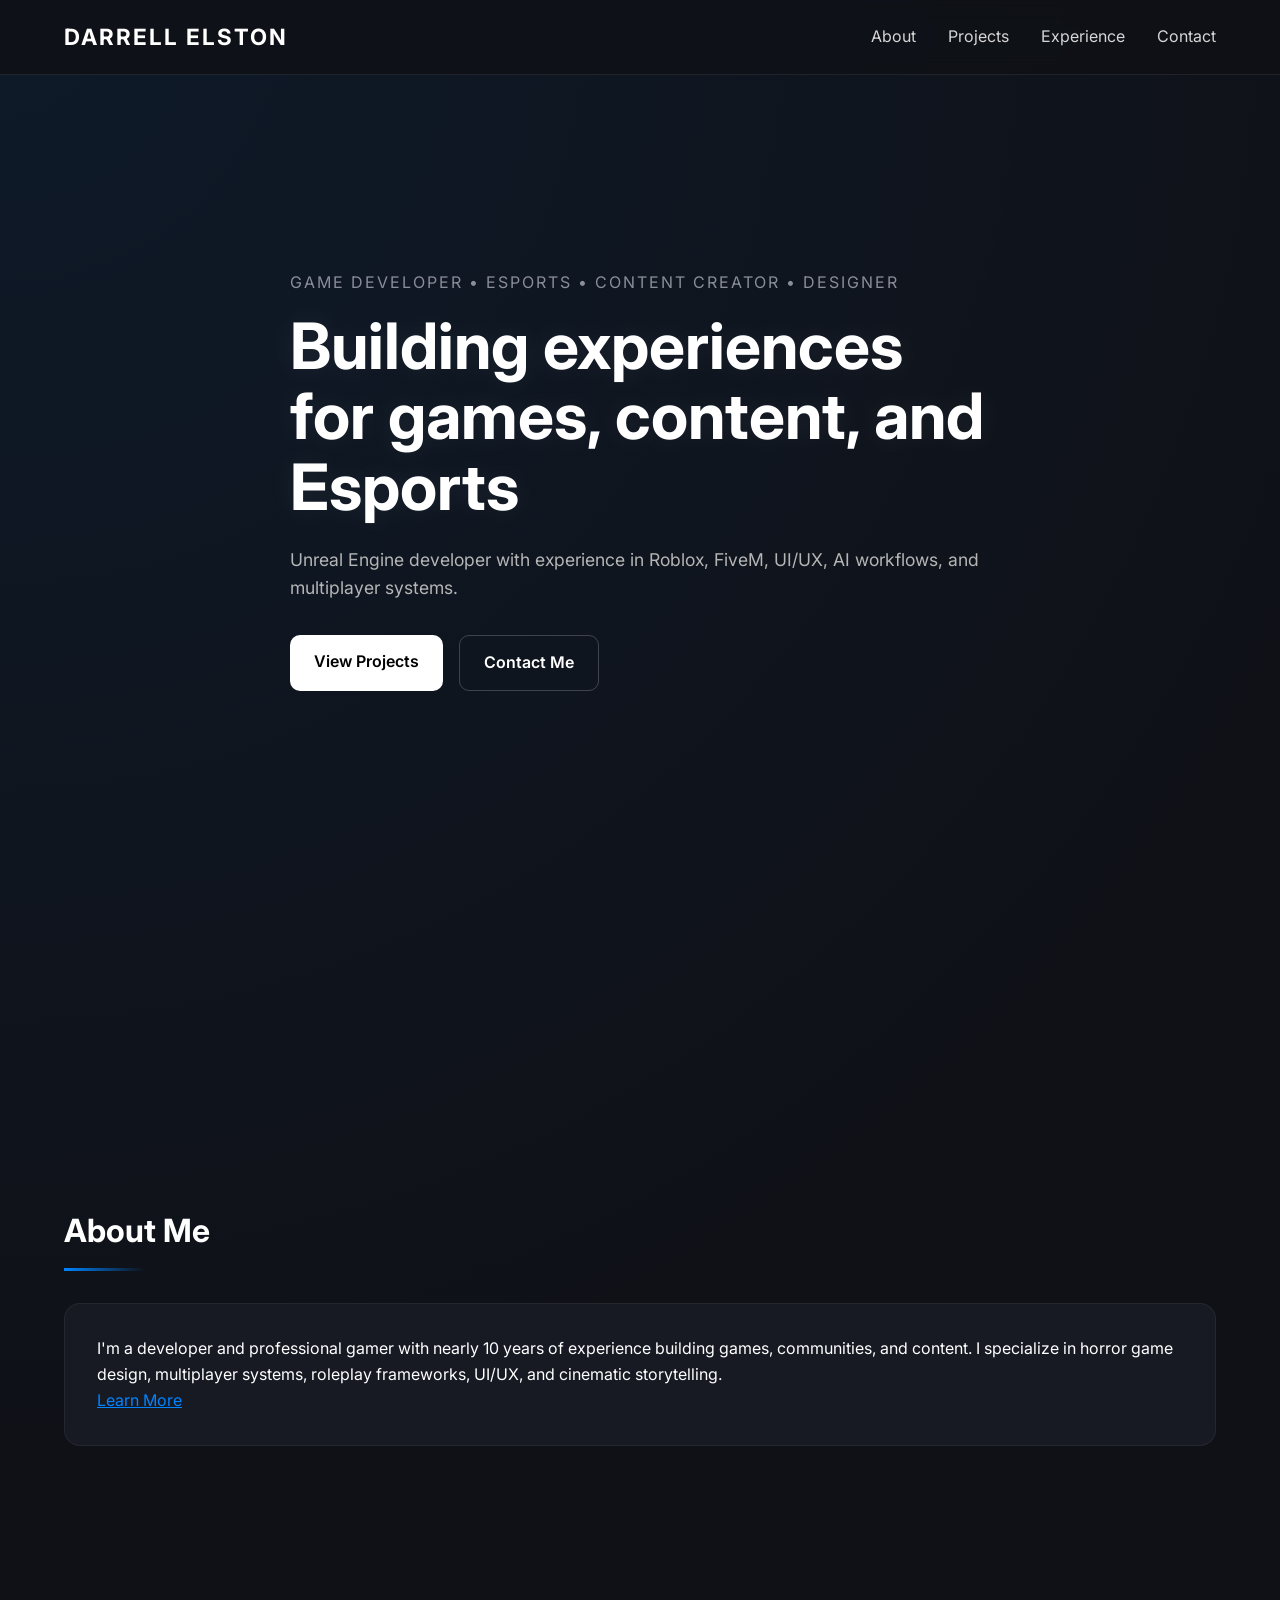
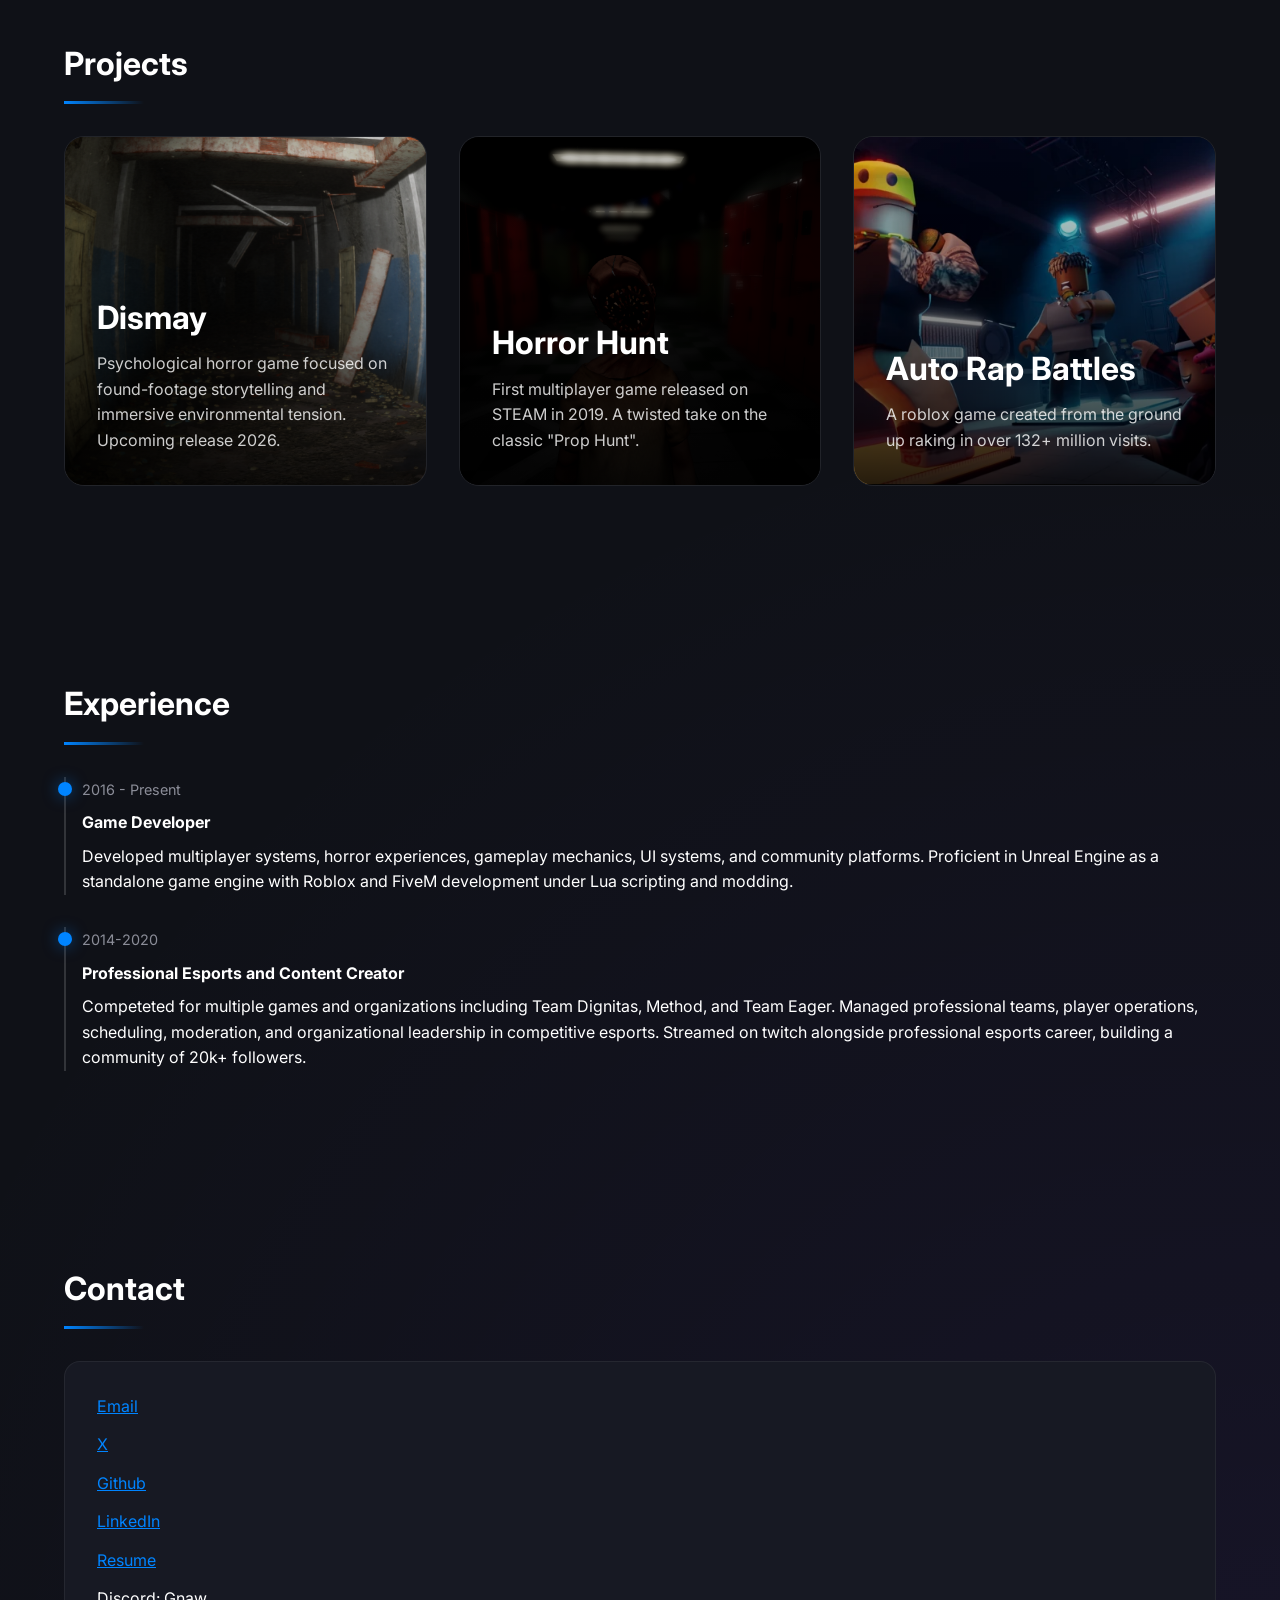
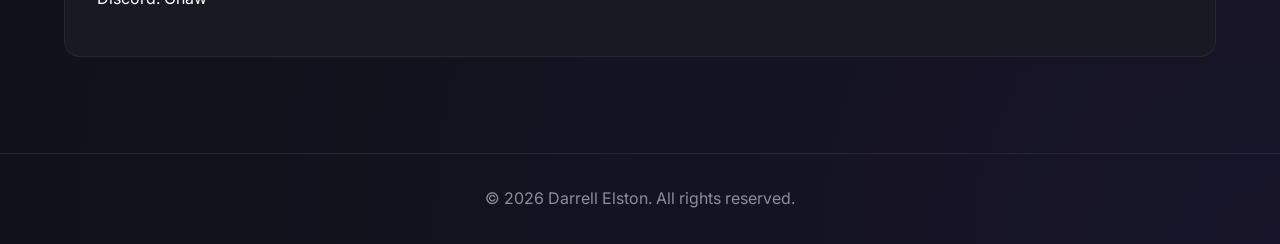
<file: index.html>
<!-- index.html -->
<!DOCTYPE html>
<html lang="en">
<head>
  <meta charset="UTF-8" />
  <meta name="viewport" content="width=device-width, initial-scale=1.0" />
  <title>Darrell Elston | Portfolio</title>

  <link rel="stylesheet" href="style.css" />

  <!-- Google Font -->
  <link rel="preconnect" href="https://fonts.googleapis.com">
  <link rel="preconnect" href="https://fonts.gstatic.com" crossorigin>
  <link href="https://fonts.googleapis.com/css2?family=Inter:wght@300;400;500;600;700&display=swap" rel="stylesheet">
</head>
<body>

  <!-- NAVBAR -->
  <header class="navbar">
    <div class="container nav-container">
      <h1 class="logo">DARRELL ELSTON</h1>

      <nav>
        <ul class="nav-links">
          <li><a href="about.html">About</a></li>
          <li><a href="projects.html">Projects</a></li>
          <li><a href="experience.html">Experience</a></li>
          <li><a href="#contact">Contact</a></li>
        </ul>
      </nav>
    </div>
  </header>

  <!-- HERO -->
  <section class="hero">
    <div class="container hero-content">
      <p class="hero-tag">GAME DEVELOPER • ESPORTS • CONTENT CREATOR • DESIGNER</p>

      <h2>
        Building experiences for games, content, and Esports
      </h2>

      <p class="hero-description">
        Unreal Engine developer with experience in Roblox, FiveM, UI/UX,
        AI workflows, and multiplayer systems.
      </p>

      <div class="hero-buttons">
        <a href="#projects" class="btn primary-btn">View Projects</a>
        <a href="#contact" class="btn secondary-btn">Contact Me</a>
      </div>
    </div>
  </section>

  <!-- ABOUT -->
   <section class="about-section reveal"></section>
  <section id="about" class="section">
    <div class="container">
      <h3 class="section-title">About Me</h3>

      <div class="card">
        <p>
          I'm a developer and professional gamer with nearly 10 years
          of experience building games, communities, and content. 
          I specialize in horror game design, multiplayer
          systems, roleplay frameworks, UI/UX, and cinematic storytelling.
        </p>
        <a href="about.html">Learn More</a>
      </div>
    </div>
  </section>

  <!-- PROJECTS -->
  <section id="projects" class="section">
    <div class="container">
      <h3 class="section-title">Projects</h3>

      <div class="project-grid">

    <a href="projects/dismay.html" class="project-card image-card">
        <img src="images/RelayStationImage1.png" alt="Dismay">
        <div class="project-overlay">
            <h3>Dismay</h3>
            <p>            Psychological horror game focused on found-footage storytelling
            and immersive environmental tension. Upcoming release 2026.</p>
        </div>
    </a>

    <a href="projects/horrorhunt.html" class="project-card image-card">
        <img src="images/HH1.png" alt="Horror Hunt">
        <div class="project-overlay">
            <h3>Horror Hunt</h3>
            <p>            First multiplayer game released on STEAM in 2019. A twisted take on
            the classic "Prop Hunt".</p>
        </div>
    </a>

    <a href="projects/autorapbattles.html" class="project-card image-card">
        <img src="images/ARB1.png" alt="Auto Rap Battles">
        <div class="project-overlay">
            <h3>Auto Rap Battles</h3>
            <p>A roblox game created from the ground up raking in over 132+ million visits.</p>
        </div>
    </a>

      </div>
    </div>
  </section>

  <!-- EXPERIENCE -->
  <section id="experience" class="section">
    <div class="container">
      <h3 class="section-title">Experience</h3>

      <div class="timeline">

        <div class="timeline-item">
          <span>2016 - Present</span>
          <h4>Game Developer</h4>
          <p>
            Developed multiplayer systems, horror experiences,
            gameplay mechanics, UI systems, and community platforms. Proficient in Unreal Engine as
            a standalone game engine with Roblox and FiveM development under Lua scripting and modding.
          </p>
        </div>

        <div class="timeline-item">
          <span>2014-2020</span>
          <h4>Professional Esports and Content Creator</h4>
          <p>
            Competeted for multiple games and organizations including Team Dignitas,
            Method, and Team Eager.
            Managed professional teams, player operations,
            scheduling, moderation, and organizational leadership in competitive esports.
            Streamed on twitch alongside professional esports career, building a community of 20k+ followers.
          </p>
        </div>

      </div>
    </div>
  </section>

  <!-- CONTACT -->
  <section id="contact" class="section">
    <div class="container">
      <h3 class="section-title">Contact</h3>

      <div class="card contact-card">
        <p><a href="mailto:darrellelston@gmail.com">Email</a></p>
        <p><a href="https://x.com/gnawtv" target="_blank">X</a></p>
        <p><a href="https://github.com/GnawGames" target="_blank">Github</a></p>
        <p><a href="https://www.linkedin.com/in/darrell-elston-372950226/" target="_blank">LinkedIn</a></p>
        <p><a href="resume/Darrell Elston Resume.pdf" target="_blank" rel="noopener noreferrer">Resume</a></p>
        <p>Discord: Gnaw</p>
      </div>
    </div>
  </section>

  <!-- FOOTER -->
  <footer class="footer">
    <div class="container">
      <p>© 2026 Darrell Elston. All rights reserved.</p>
    </div>
  </footer>






</body>
</html>
</file>
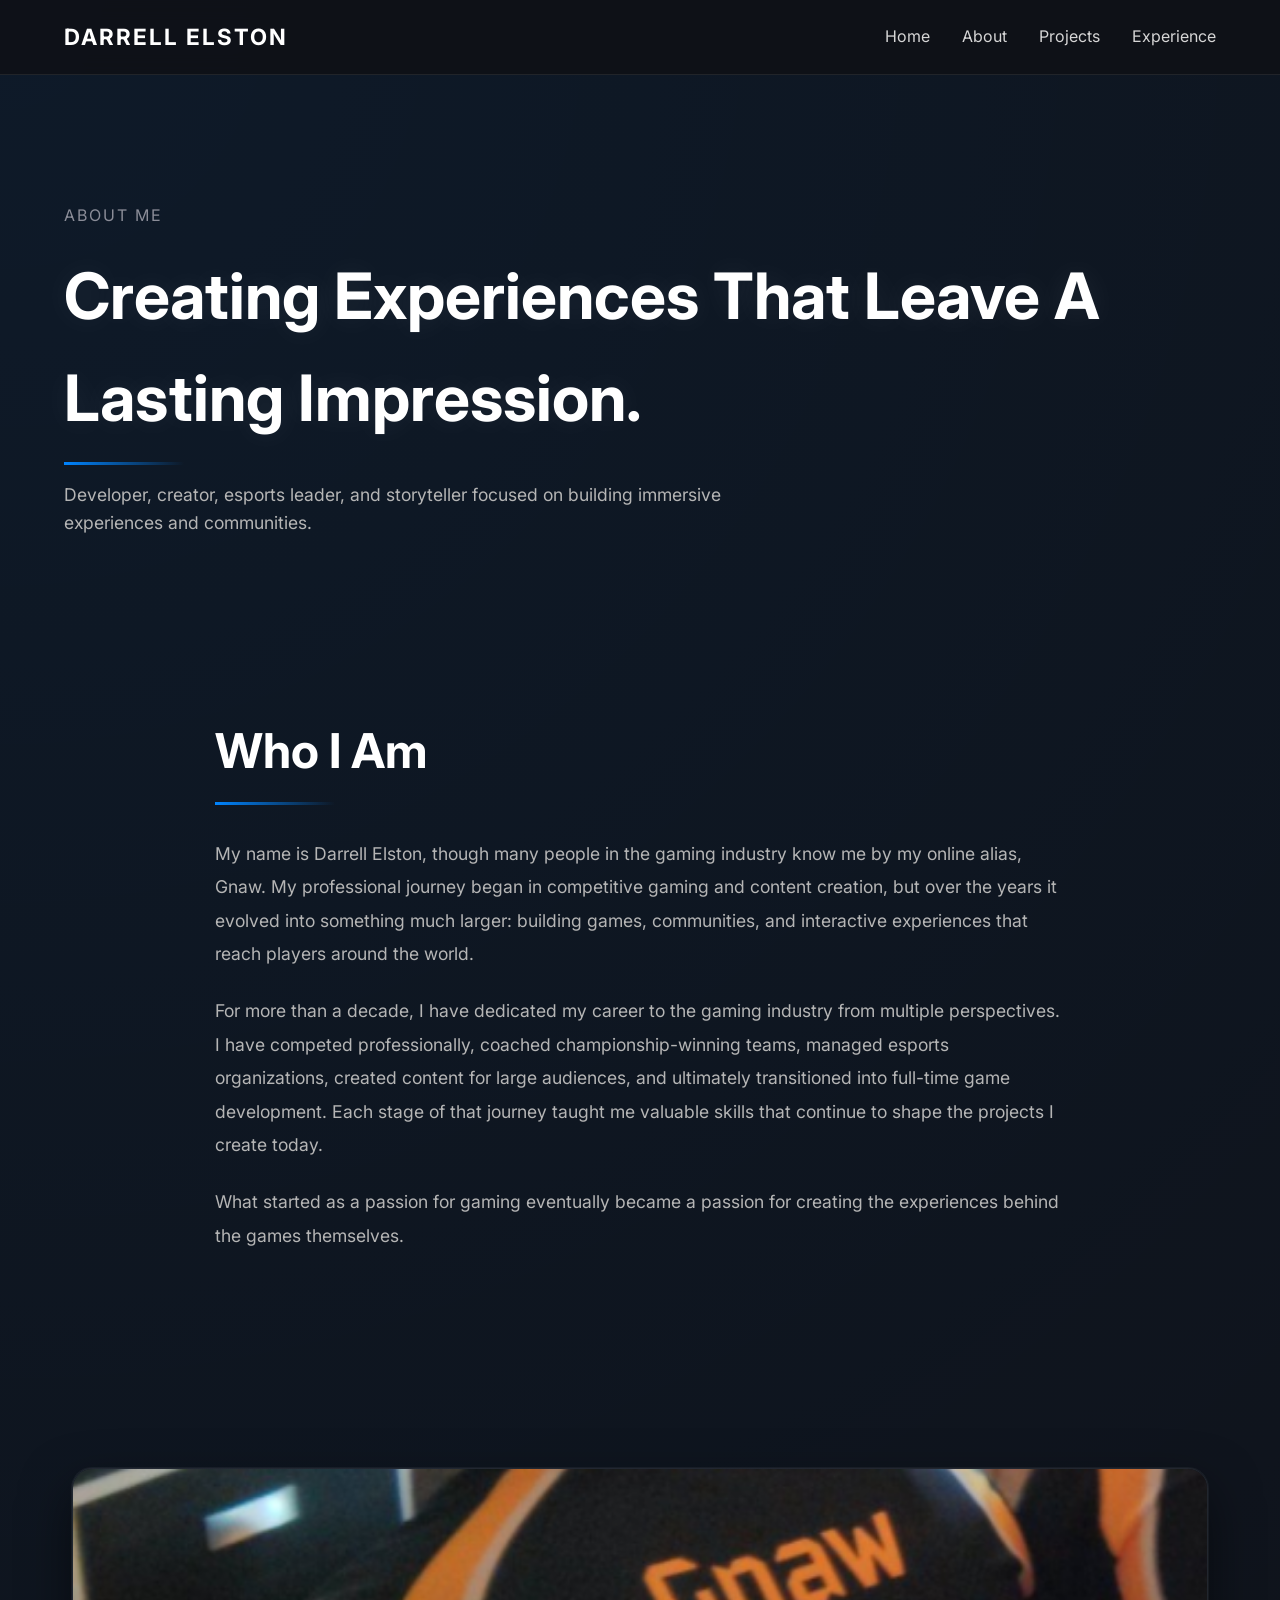
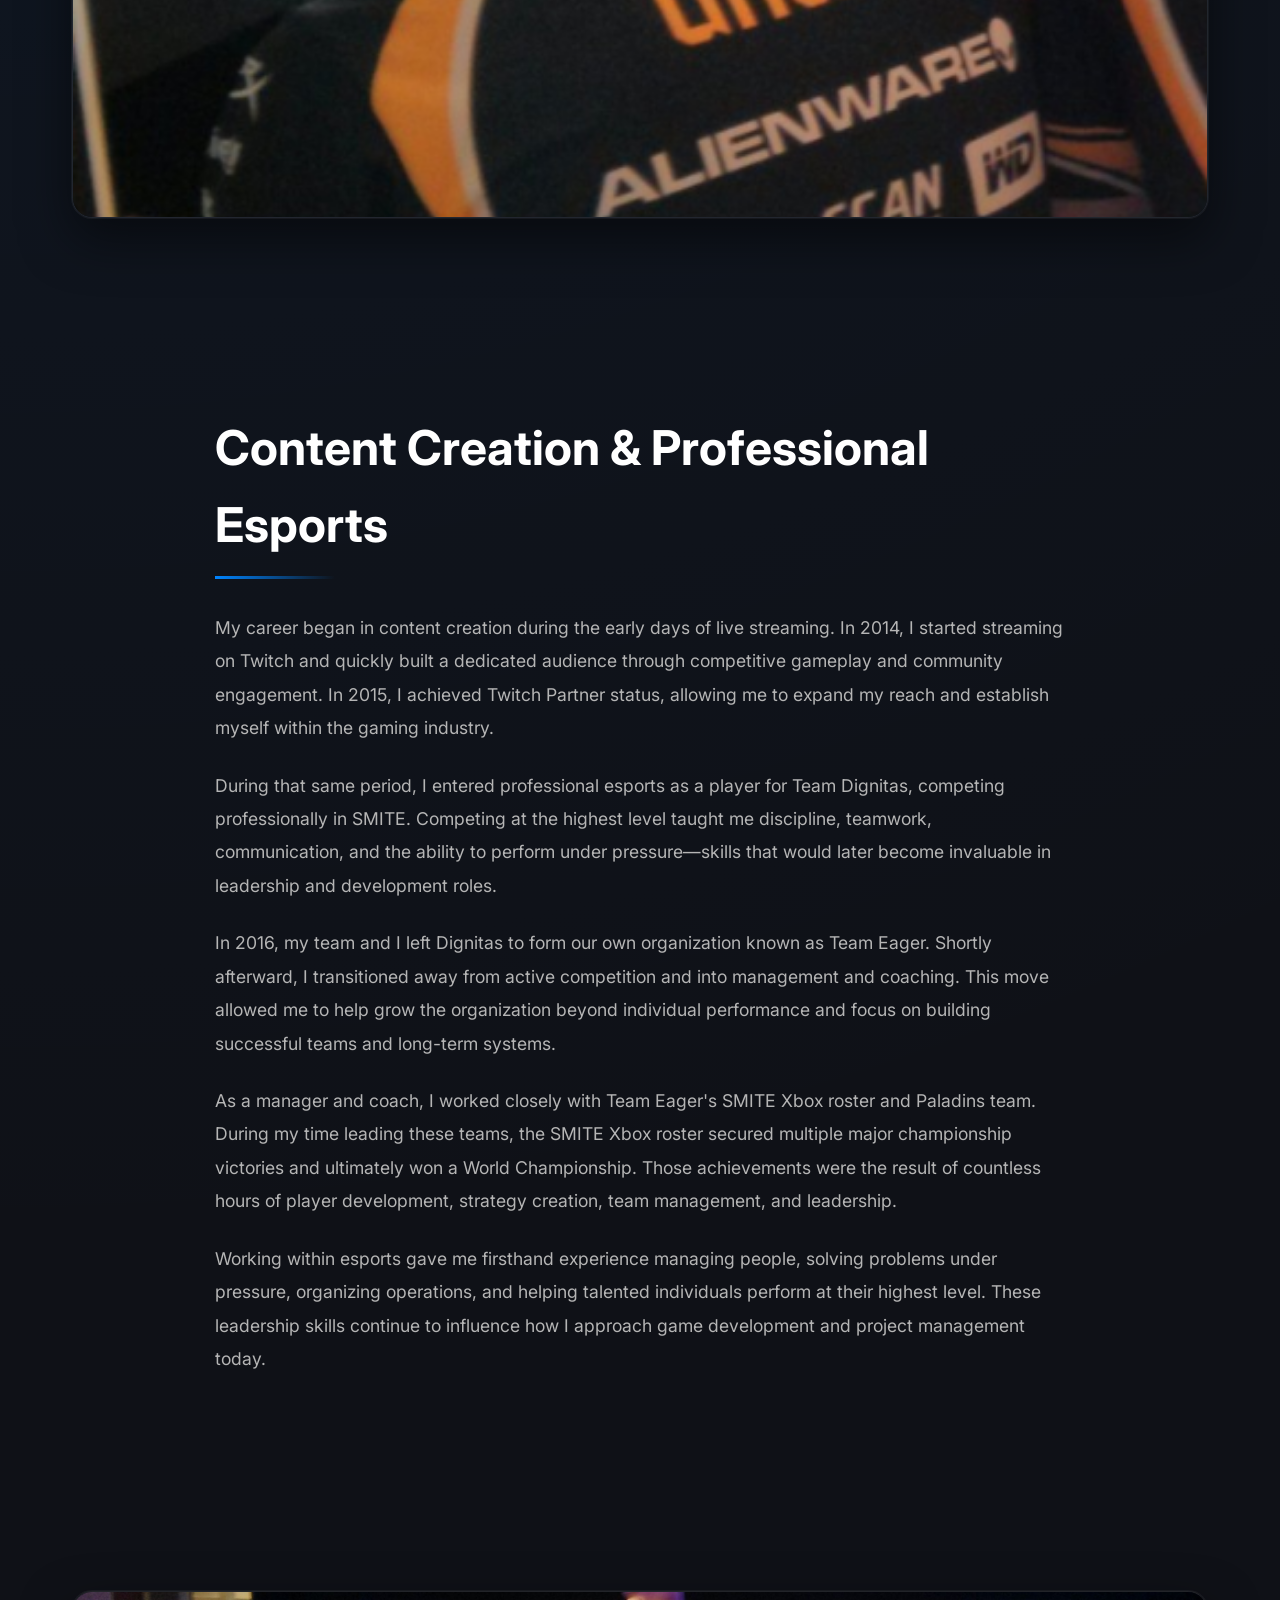
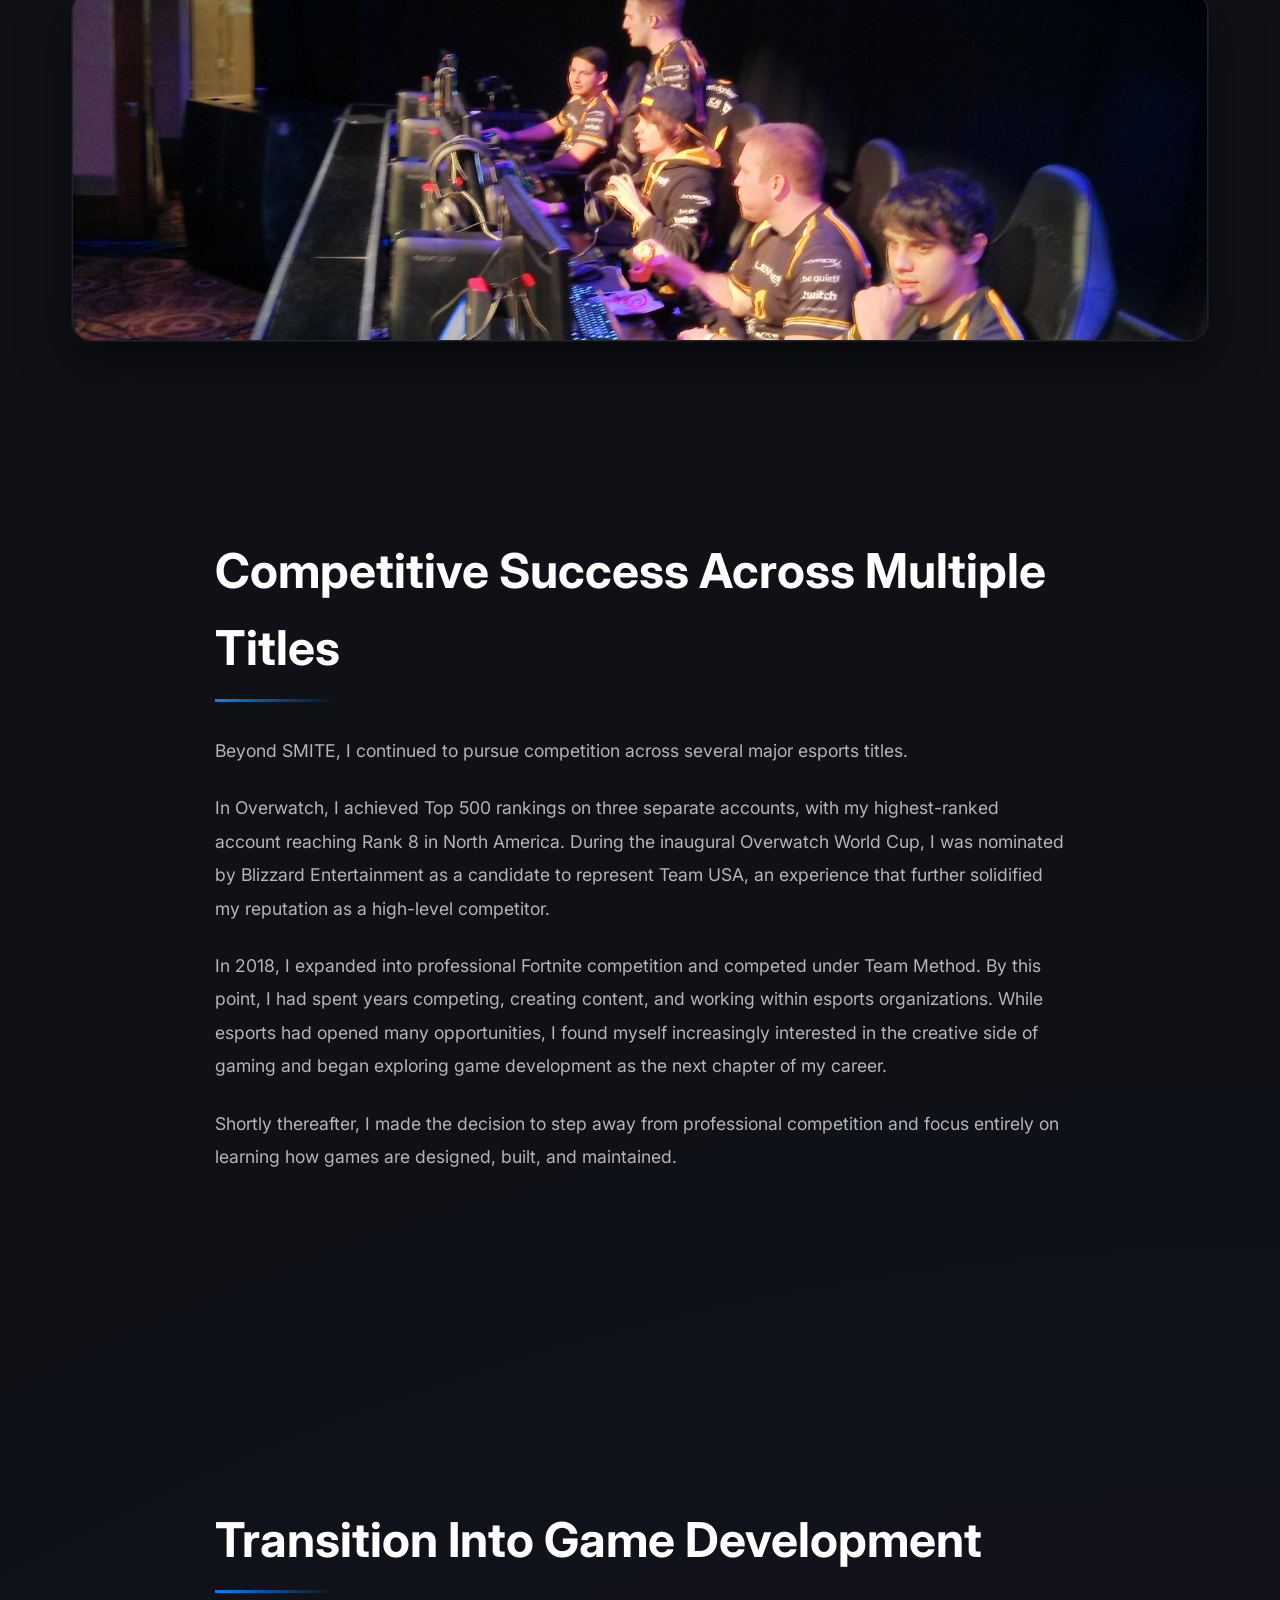
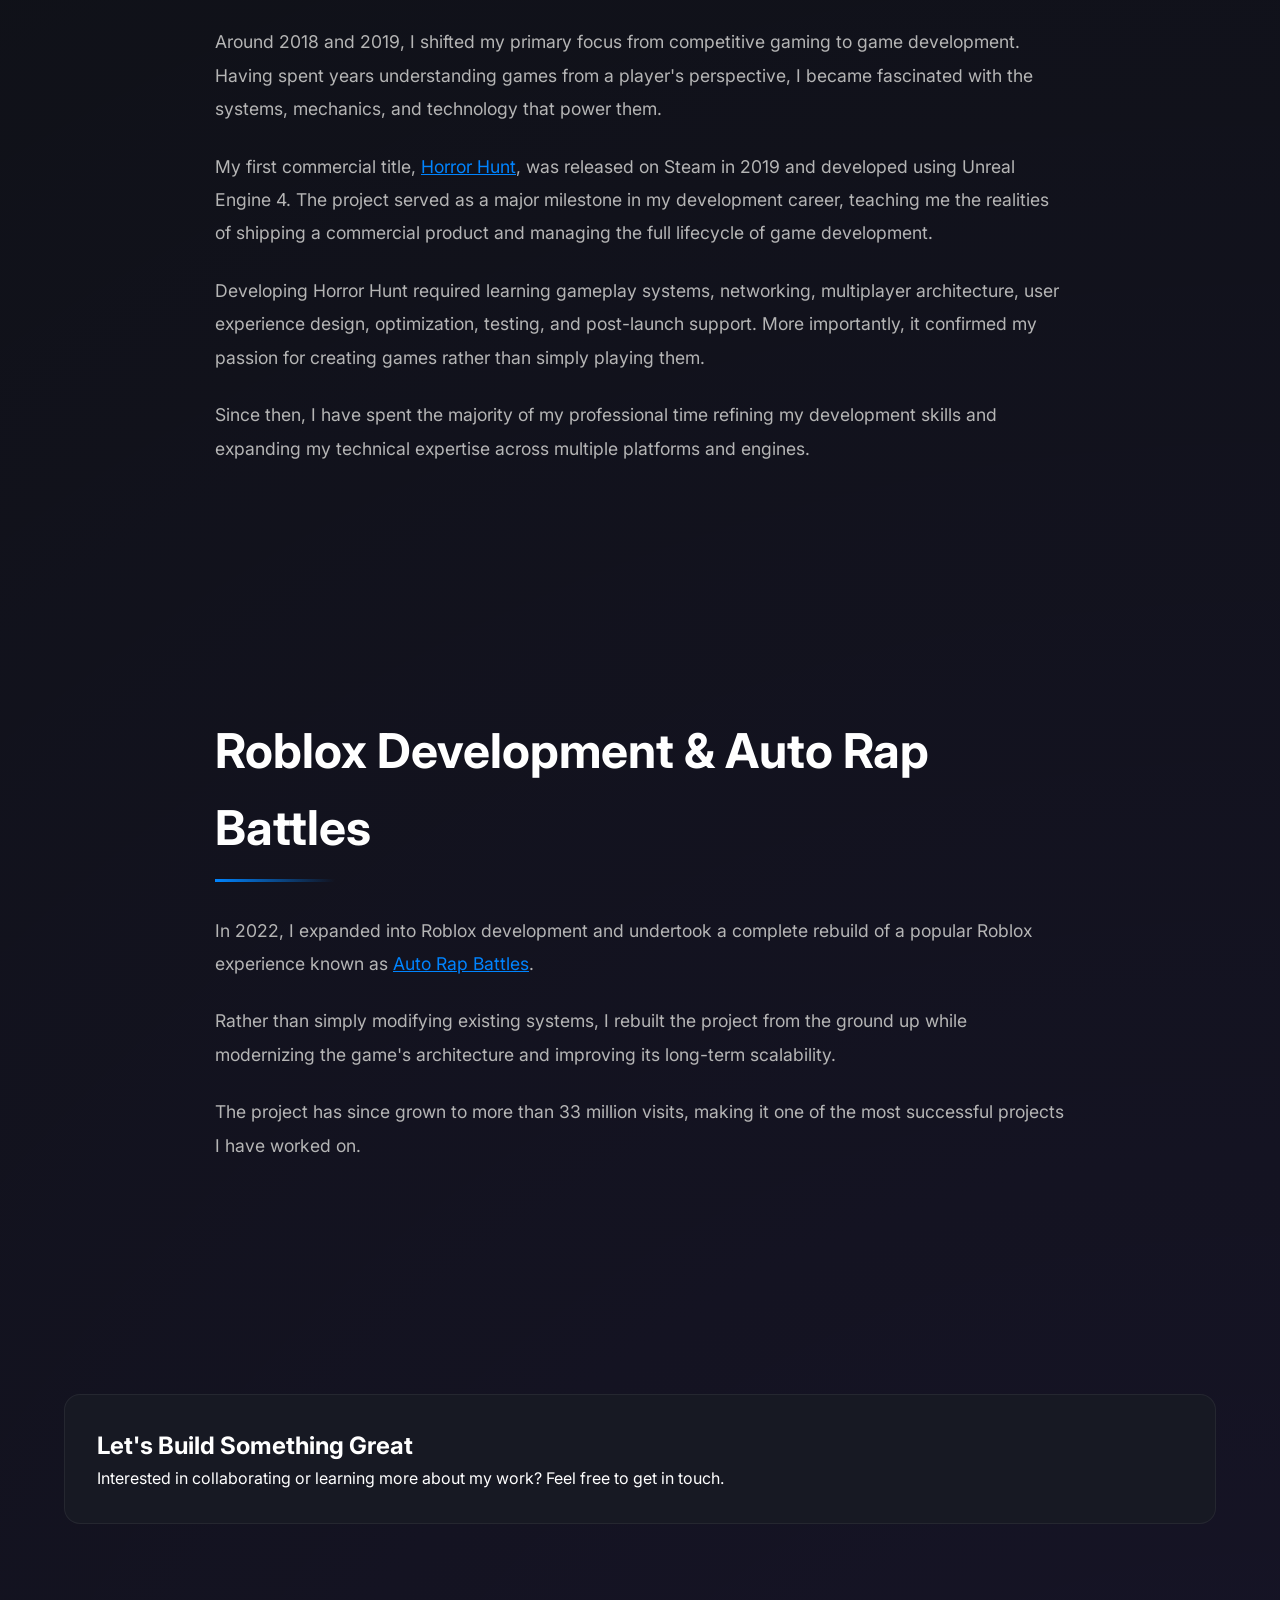
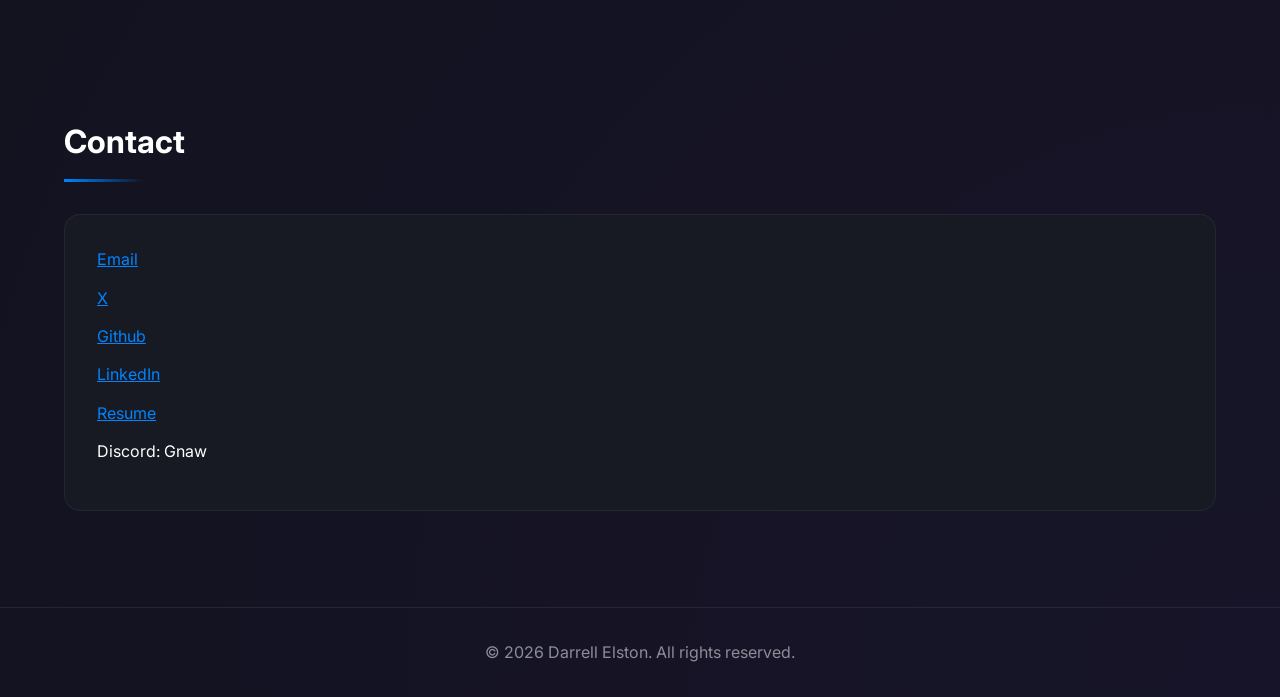
<file: about.html>
<!DOCTYPE html>
<html lang="en">
<head>
    <meta charset="UTF-8">
    <meta name="viewport" content="width=device-width, initial-scale=1.0">
    <title>About Me | Darrell Elston</title>

    <link rel="stylesheet" href="style.css">

    <link rel="preconnect" href="https://fonts.googleapis.com">
    <link href="https://fonts.googleapis.com/css2?family=Inter:wght@300;400;500;600;700&display=swap" rel="stylesheet">
</head>

<body>

<header class="navbar">
    <div class="container nav-container">

        <a href="index.html" class="logo-link">
            <h1 class="logo">DARRELL ELSTON</h1>
        </a>

        <nav>
            <ul class="nav-links">
                <li><a href="index.html">Home</a></li>
                <li><a href="about.html">About</a></li>
                <li><a href="projects.html">Projects</a></li>
                <li><a href="experience.html">Experience</a></li>
            </ul>
        </nav>

    </div>
</header>

<!-- HERO -->

<section class="page-hero">
    <div class="container">

        <p class="hero-tag">ABOUT ME</p>

        <h1 class="section-headers">Creating Experiences That Leave A Lasting Impression.</h1>

        <p class="page-description">
            Developer, creator, esports leader, and storyteller focused on
            building immersive experiences and communities.
        </p>

    </div>
</section>

<!-- SECTION 1 -->

<section class="about-section">
    <div class="container">

        <div class="about-content">
            <h2 class="section-headers">Who I Am</h2>

            <p>
                 My name is Darrell Elston, though many people in the gaming industry know me by my online alias, Gnaw. My professional journey began in competitive gaming and content creation, but over the years it evolved into something much larger: building games, communities, and interactive experiences that reach players around the world.
            </p>

            <p>
                For more than a decade, I have dedicated my career to the gaming industry from multiple perspectives. I have competed professionally, coached championship-winning teams, managed esports organizations, created content for large audiences, and ultimately transitioned into full-time game development. Each stage of that journey taught me valuable skills that continue to shape the projects I create today.
            </p>

            <p>
                What started as a passion for gaming eventually became a passion for creating the experiences behind the games themselves.
            </p>




        </div>

    </div>
</section>

<!-- IMAGE BREAK -->

<section class="image-break">
    <img src="images/Me1.png" alt="Darrell Elston">
</section>

<!-- SECTION 2 -->

<section class="about-section">
    <div class="container">

        <div class="about-content">
            <h2 class="section-headers">Content Creation & Professional Esports</h2>

            <p>
                My career began in content creation during the early days of live streaming. In 2014, I started streaming on Twitch and quickly built a dedicated audience through competitive gameplay and community engagement. In 2015, I achieved Twitch Partner status, allowing me to expand my reach and establish myself within the gaming industry.
            </p>

            <p>
                During that same period, I entered professional esports as a player for Team Dignitas, competing professionally in SMITE. Competing at the highest level taught me discipline, teamwork, communication, and the ability to perform under pressure—skills that would later become invaluable in leadership and development roles.
            </p>

            <p>
                In 2016, my team and I left Dignitas to form our own organization known as Team Eager. Shortly afterward, I transitioned away from active competition and into management and coaching. This move allowed me to help grow the organization beyond individual performance and focus on building successful teams and long-term systems.
            </p>

            <p>
                As a manager and coach, I worked closely with Team Eager's SMITE Xbox roster and Paladins team. During my time leading these teams, the SMITE Xbox roster secured multiple major championship victories and ultimately won a World Championship. Those achievements were the result of countless hours of player development, strategy creation, team management, and leadership.
            </p>

            <p>
                Working within esports gave me firsthand experience managing people, solving problems under pressure, organizing operations, and helping talented individuals perform at their highest level. These leadership skills continue to influence how I approach game development and project management today.
            </p>


        </div>

    </div>
</section>

<!-- IMAGE BREAK -->

<section class="image-break">
    <img src="images/Me2.jpg" alt="Darrell Elston">
</section>

<!-- SECTION 3 -->

<section class="about-section">
    <div class="container">

        <div class="about-content">
            <h2 class="section-headers">Competitive Success Across Multiple Titles</h2>

            <p>
                Beyond SMITE, I continued to pursue competition across several major esports titles.
            </p>

            <p>
                In Overwatch, I achieved Top 500 rankings on three separate accounts, with my highest-ranked account reaching Rank 8 in North America. During the inaugural Overwatch World Cup, I was nominated by Blizzard Entertainment as a candidate to represent Team USA, an experience that further solidified my reputation as a high-level competitor.
            </p>

            <p>
                In 2018, I expanded into professional Fortnite competition and competed under Team Method. By this point, I had spent years competing, creating content, and working within esports organizations. While esports had opened many opportunities, I found myself increasingly interested in the creative side of gaming and began exploring game development as the next chapter of my career.
            </p>

            <p>
                Shortly thereafter, I made the decision to step away from professional competition and focus entirely on learning how games are designed, built, and maintained.
            </p>

        </div>

    </div>
</section>

<!-- IMAGE BREAK -->

<section class="image-break">
    <!-- <img src="images/Me2.jpg" alt="Darrell Elston"> -->
</section>

<!-- SECTION 4 -->

<section class="about-section">
    <div class="container">

        <div class="about-content">
            <h2 class="section-headers">Transition Into Game Development</h2>

            <p>
                Around 2018 and 2019, I shifted my primary focus from competitive gaming to game development. Having spent years understanding games from a player's perspective, I became fascinated with the systems, mechanics, and technology that power them.
            </p>

            <p>
                My first commercial title, <a href="https://store.steampowered.com/app/731890/Horror_Hunt/" target="_blank" rel="noopener noreferrer">Horror Hunt</a>, was released on Steam in 2019 and developed using Unreal Engine 4. The project served as a major milestone in my development career, teaching me the realities of shipping a commercial product and managing the full lifecycle of game development.
            </p>

            <p>
                Developing Horror Hunt required learning gameplay systems, networking, multiplayer architecture, user experience design, optimization, testing, and post-launch support. More importantly, it confirmed my passion for creating games rather than simply playing them.
            </p>

            <p>
                Since then, I have spent the majority of my professional time refining my development skills and expanding my technical expertise across multiple platforms and engines.
            </p>


        </div>

    </div>
</section>


<!-- SECTION 5 -->

<section class="about-section">
    <div class="container">

        <div class="about-content">
            <h2 class="section-headers">Roblox Development & Auto Rap Battles</h2>

            <p>
                In 2022, I expanded into Roblox development and undertook a complete rebuild of a popular Roblox experience known as <a href="https://www.roblox.com/games/579955134/Auto-Rap-Battles" target="_blank" rel="noopener noreferrer">Auto Rap Battles</a>.
            <p>
                Rather than simply modifying existing systems, I rebuilt the project from the ground up while modernizing the game's architecture and improving its long-term scalability.
            </p>

            <p>
                The project has since grown to more than 33 million visits, making it one of the most successful projects I have worked on.
            </p>


        </div>

    </div>
</section>



<!-- CTA -->

<section class="section">
    <div class="container">

        <div class="card">

            <h2>Let's Build Something Great</h2>

            <p>
                Interested in collaborating or learning more about my work?
                Feel free to get in touch.
            </p>

        </div>

    </div>
</section>

  <section id="contact" class="section">
    <div class="container">
      <h3 class="section-title">Contact</h3>

      <div class="card contact-card">
        <p><a href="mailto:darrellelston@gmail.com">Email</a></p>
        <p><a href="https://x.com/gnawtv" target="_blank">X</a></p>
        <p><a href="https://github.com/GnawGames" target="_blank">Github</a></p>
        <p><a href="https://www.linkedin.com/in/darrell-elston-372950226/" target="_blank">LinkedIn</a></p>
        <p><a href="resume/Darrell Elston Resume.pdf" target="_blank" rel="noopener noreferrer">Resume</a></p>
        <p>Discord: Gnaw</p>
      </div>
    </div>
  </section>

  <!-- FOOTER -->
  <footer class="footer">
    <div class="container">
      <p>© 2026 Darrell Elston. All rights reserved.</p>
    </div>
  </footer>


</body>
</html>
</file>
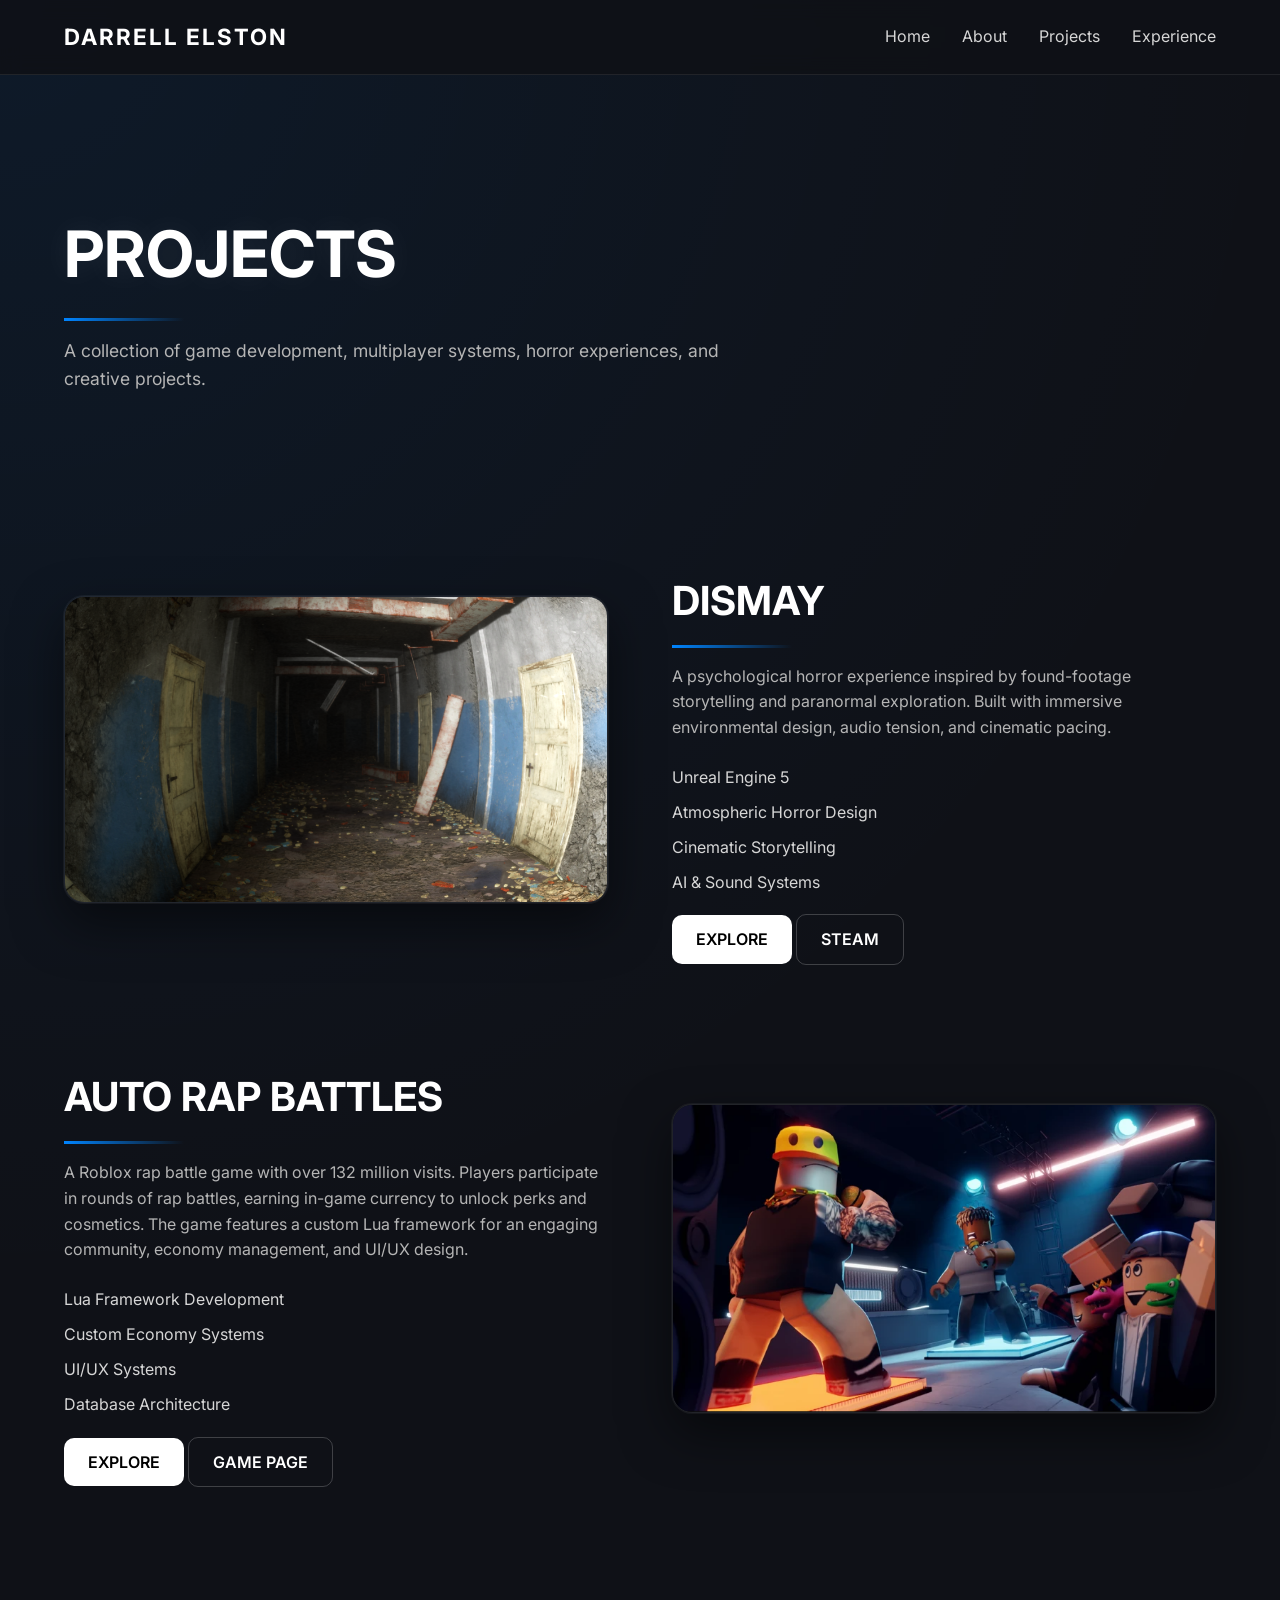
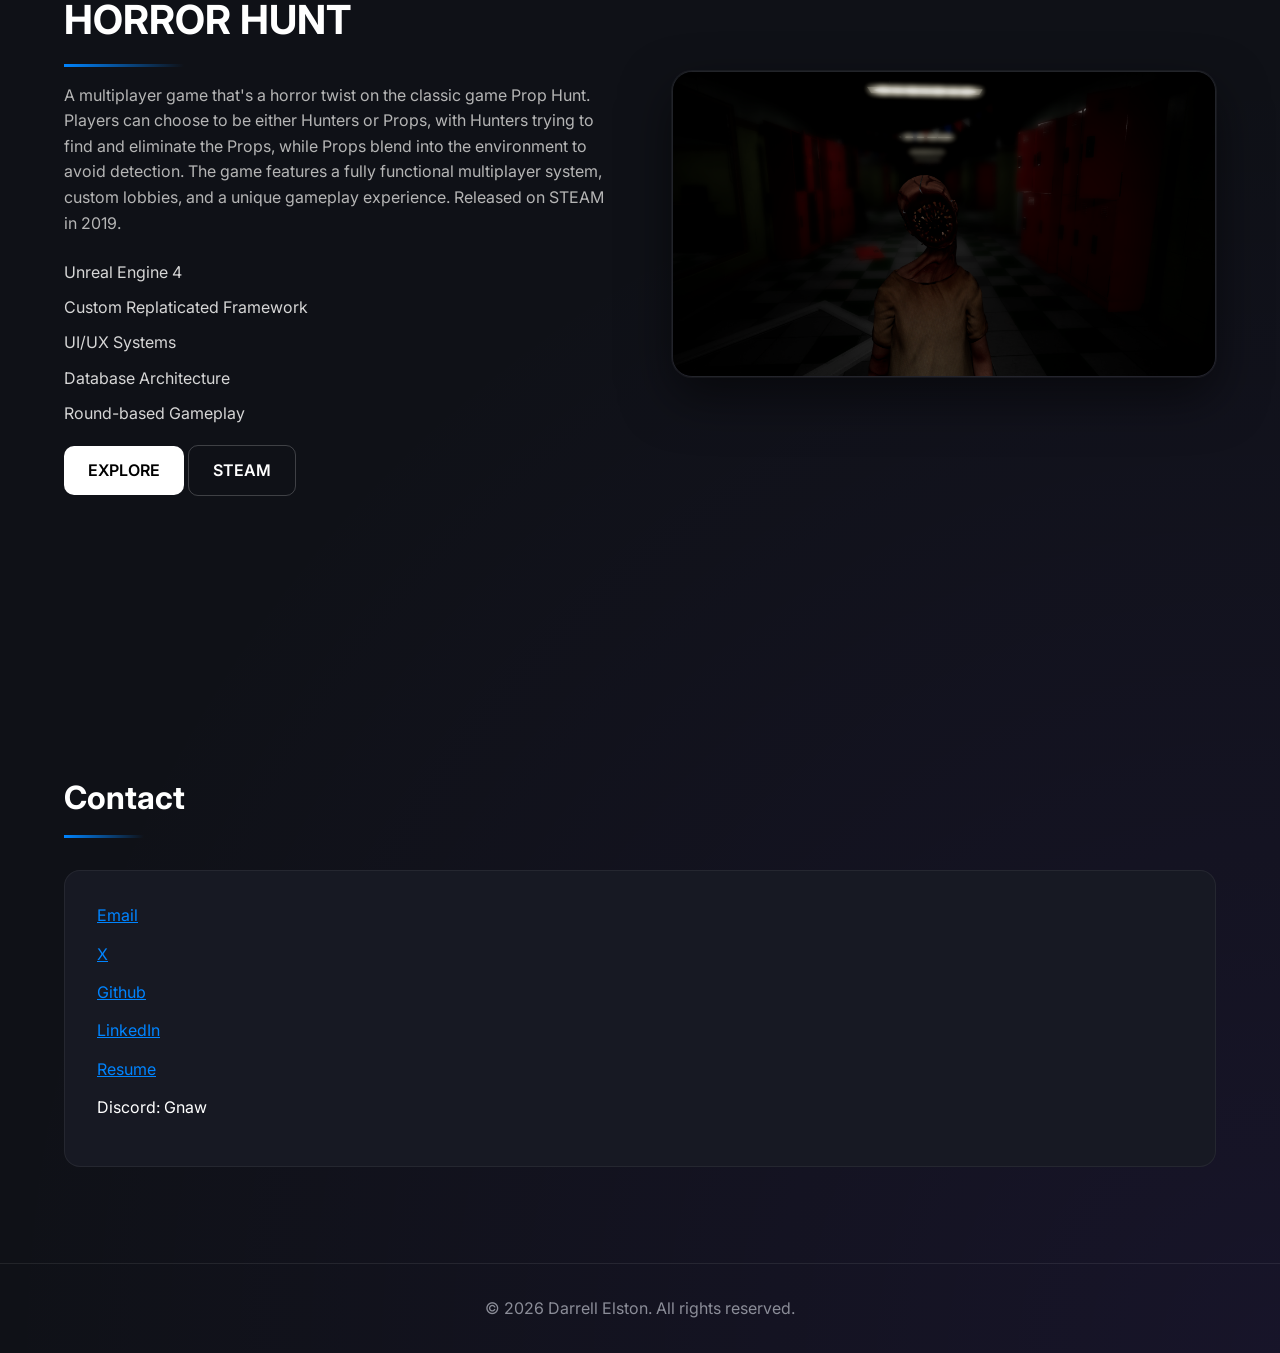
<file: projects.html>
<!DOCTYPE html>
<html lang="en">
<head>
  <meta charset="UTF-8" />
  <meta name="viewport" content="width=device-width, initial-scale=1.0" />
  <title>Projects | Darrell Elston</title>

  <link rel="stylesheet" href="style.css" />

  <link rel="preconnect" href="https://fonts.googleapis.com">
  <link rel="preconnect" href="https://fonts.gstatic.com" crossorigin>

  <link href="https://fonts.googleapis.com/css2?family=Inter:wght@300;400;500;600;700&display=swap" rel="stylesheet">
</head>

<body>

  <!-- NAVBAR -->
  <header class="navbar">
    <div class="container nav-container">

      <a href="index.html" class="logo-link">
        <h1 class="logo">DARRELL ELSTON</h1>
      </a>

      <nav>
        <ul class="nav-links">
          <li><a href="index.html">Home</a></li>
          <li><a href="about.html">About</a></li>
          <li><a href="projects.html">Projects</a></li>
          <li><a href="experience.html">Experience</a></li>
        </ul>
      </nav>
    </div>
  </header>

  <!-- PAGE HERO -->
  <section class="page-hero">
    <div class="container">

      <!-- <p class="hero-tag">PORTFOLIO</p> -->

      <h1 class="section-headers">PROJECTS</h1>

      <p class="page-description">
        A collection of game development, multiplayer systems,
        horror experiences, and creative projects.
      </p>

    </div>
  </section>

  <!-- PROJECT SECTION -->
  <section class="section">
    <div class="container">

      <!-- PROJECT CARD -->
      <div class="project-showcase">

        <!-- MEDIA -->
        <div class="project-media">

          <!-- IMAGE -->
          <img src="images/RelayStationImage1.png" alt="Dismay Horror Game">

          <!-- VIDEO -->
          <!--
          <video controls>
            <source src="videos/dismay-trailer.mp4" type="video/mp4">
          </video>
          -->

        </div>

        <!-- HORROR HUNT -->
        <div class="project-info">

          <!-- <span class="project-category">SINGLEPLAYER PSYCHOLOGICAL HORROR</span> -->

          <h2 class="section-headers">DISMAY</h2>

          <p>
            A psychological horror experience inspired by
            found-footage storytelling and paranormal exploration.
            Built with immersive environmental design, audio tension,
            and cinematic pacing.
          </p>

          <ul class="project-details">
            <li>Unreal Engine 5</li>
            <li>Atmospheric Horror Design</li>
            <li>Cinematic Storytelling</li>
            <li>AI & Sound Systems</li>
          </ul>

          <div class="project-buttons">
            <a href="projects/dismay.html" class="btn primary-btn">EXPLORE</a>
            <a href="#" class="btn secondary-btn">STEAM</a>
          </div>

        </div>
      </div>

      <!-- AUTO RAP BATTLES -->
      <div class="project-showcase reverse">

        <div class="project-media">
          <img src="images/ARB1.png" alt="Auto Rap Battles">
        </div>

        <div class="project-info">

          <!-- <span class="project-category">ROBLOX</span> -->

          <h2 class="section-headers">AUTO RAP BATTLES</h2>

          <p>
            A Roblox rap battle game with over 132 million visits. Players participate in rounds
            of rap battles, earning in-game currency to unlock perks and cosmetics. 
            The game features a custom Lua framework for an engaging community, economy management, and UI/UX design.
          </p>

          <ul class="project-details">
            <li>Lua Framework Development</li>
            <li>Custom Economy Systems</li>
            <li>UI/UX Systems</li>
            <li>Database Architecture</li>
          </ul>

          <div class="project-buttons">
            <a href="projects/autorapbattles.html" class="btn primary-btn">EXPLORE</a>
            <a href="https://www.roblox.com/games/579955134/Auto-Rap-Battles" target="_blank" class="btn secondary-btn">GAME PAGE</a>
          </div>

        </div>
      </div>

    

      <!-- HORROR HUNT -->
      <div class="project-showcase reverse">

        <div class="project-media">
          <img src="images/HH1.png" alt="HORROR HUNT">
        </div>

        <div class="project-info">

          <!-- <span class="project-category">PROP HUNT REIMAGINED</span> -->

          <h2 class="section-headers">HORROR HUNT</h2>

          <p>
            A multiplayer game that's a horror twist on the classic game Prop Hunt.
            Players can choose to be either Hunters or Props, with Hunters trying to find and eliminate the Props,
            while Props blend into the environment to avoid detection. The game features a fully functional 
            multiplayer system, custom lobbies, and a unique gameplay experience. Released on STEAM in 2019.
          </p>

          <ul class="project-details">
            <li>Unreal Engine 4</li>
            <li>Custom Replaticated Framework</li>
            <li>UI/UX Systems</li>
            <li>Database Architecture</li>
            <li>Round-based Gameplay</li>
          </ul>

          <div class="project-buttons">
            <a href="projects/horrorhunt.html" class="btn primary-btn">EXPLORE</a>
            <a href="https://store.steampowered.com/app/731890/Horror_Hunt/" target="_blank" class="btn secondary-btn">STEAM</a>
          </div>

        </div>
      </div>

    </div>

  </section>


<!-- CONTACT -->
  <section id="contact" class="section">
    <div class="container">
      <h3 class="section-title">Contact</h3>

      <div class="card contact-card">
        <p><a href="mailto:darrellelston@gmail.com">Email</a></p>
        <p><a href="https://x.com/gnawtv" target="_blank">X</a></p>
        <p><a href="https://github.com/GnawGames" target="_blank">Github</a></p>
        <p><a href="https://www.linkedin.com/in/darrell-elston-372950226/" target="_blank">LinkedIn</a></p>
        <p><a href="resume/Darrell Elston Resume.pdf" target="_blank" rel="noopener noreferrer">Resume</a></p>
        <p>Discord: Gnaw</p>
      </div>
    </div>
  </section>

  <!-- FOOTER -->
  <footer class="footer">
    <div class="container">
      <p>© 2026 Darrell Elston. All rights reserved.</p>
    </div>
  </footer>


</body>
</html>
</file>
<file: style.css>
/* style.css */

* {
  margin: 0;
  padding: 0;
  box-sizing: border-box;
}

html {
  scroll-behavior: smooth;
}

body {
  font-family: 'Inter', sans-serif;
  background: #0f1117;
  color: #ffffff;
  line-height: 1.6;
}

.container {
  width: 90%;
  max-width: 1200px;
  margin: auto;
}

/* NAVBAR */

.navbar {
  position: sticky;
  top: 0;
  background: rgba(15, 17, 23, 0.9);
  backdrop-filter: blur(10px);
  border-bottom: 1px solid rgba(255,255,255,0.08);
  z-index: 1000;
}

.nav-container {
  display: flex;
  justify-content: space-between;
  align-items: center;
  padding: 1.2rem 0;
}

.logo {
  font-size: 1.4rem;
  font-weight: 700;
  letter-spacing: 2px;
}

.nav-links {
  display: flex;
  list-style: none;
  gap: 2rem;
}

.nav-links a {
  text-decoration: none;
  color: #d6d6d6;
  transition: 0.3s ease;
}

.nav-links a:hover {
  color: white;
}

/* HERO */

.hero {
  min-height: 90vh;
  display: flex;
  align-items: center;
}

.hero-content {
  max-width: 700px;
}

.hero-tag {
  color: #8b8d98;
  letter-spacing: 2px;
  margin-bottom: 1rem;
}

.hero h2 {
  font-size: 4rem;
  line-height: 1.1;
  margin-bottom: 1.5rem;
}

.hero-description {
  font-size: 1.1rem;
  color: #b5b5b5;
  margin-bottom: 2rem;
}

.hero-buttons {
  display: flex;
  gap: 1rem;
}

.btn {
  padding: 0.9rem 1.5rem;
  border-radius: 10px;
  text-decoration: none;
  font-weight: 600;
  transition: 0.3s ease;
}

.primary-btn {
  background: white;
  color: black;
}

.primary-btn:hover {
  transform: translateY(-2px);
}

.secondary-btn {
  border: 1px solid rgba(255,255,255,0.2);
  color: white;
}

.secondary-btn:hover {
  background: rgba(255,255,255,0.05);
}

/* SECTIONS */

.section {
  padding: 6rem 0;
}

.section-title {
  font-size: 2rem;
  margin-bottom: 2rem;
}

/* CARD */

.card {
  background: #171923;
  padding: 2rem;
  border-radius: 16px;
  border: 1px solid rgba(255,255,255,0.06);
}

/* PROJECTS */

.project-grid {
    display: grid;
    grid-template-columns: repeat(auto-fit, minmax(350px, 1fr));
    gap: 2rem;
}

.image-card {
    position: relative;
    overflow: hidden;
    border-radius: 20px;
    height: 350px;
    text-decoration: none;
    color: white;
    border: 1px solid rgba(255,255,255,0.08);
}

.image-card img {
    width: 100%;
    height: 100%;
    object-fit: cover;
    transition: transform 0.5s ease;
}

.image-card:hover img {
    transform: scale(1.08);
}

.project-overlay {
    position: absolute;
    inset: 0;

    display: flex;
    flex-direction: column;
    justify-content: flex-end;

    padding: 2rem;

    background:
        linear-gradient(
            to top,
            rgba(0,0,0,0.85) 0%,
            rgba(0,0,0,0.5) 40%,
            rgba(0,0,0,0.1) 100%
        );
}

.project-overlay h3 {
    font-size: 2rem;
    margin-bottom: .5rem;
}

.project-overlay p {
    color: rgba(255,255,255,.8);
}

/* TIMELINE */

.timeline {
  display: flex;
  flex-direction: column;
  gap: 2rem;
}

.timeline-item {
  padding-left: 1rem;
  border-left: 2px solid rgba(255,255,255,0.15);
}

.timeline-item span {
  color: #8b8d98;
  font-size: 0.9rem;
}

.timeline-item h4 {
  margin: 0.5rem 0;
}

/* CONTACT */

.contact-card p {
  margin-bottom: 0.8rem;
}

/* FOOTER */

.footer {
  padding: 2rem 0;
  border-top: 1px solid rgba(255,255,255,0.08);
  text-align: center;
  color: #8b8d98;
}

/* RESPONSIVE */

@media (max-width: 768px) {

  .hero h2 {
    font-size: 2.5rem;
  }

  .nav-links {
    gap: 1rem;
  }

  .hero-buttons {
    flex-direction: column;
    align-items: flex-start;
  }

}

/* Extra Pages
    - About
    - Experience
    - Contact
  */                  


/* PAGE HERO */

.page-hero {
  padding: 8rem 0 4rem;
}

.page-hero h1 {
  font-size: 4rem;
  margin-bottom: 1rem;
}

.page-description {
  max-width: 700px;
  color: #b5b5b5;
  font-size: 1.1rem;
}

/* PROJECT SHOWCASE */

.project-showcase {
  display: grid;
  grid-template-columns: 1fr 1fr;
  gap: 4rem;
  margin-bottom: 6rem;
  align-items: center;
}

.project-showcase.reverse {
  direction: rtl;
}

.project-showcase.reverse .project-info {
  direction: ltr;
}

.project-media img,
.project-media video {
  width: 100%;
  border-radius: 20px;
  border: 1px solid rgba(255,255,255,0.08);
}

.project-category {
  color: #8b8d98;
  letter-spacing: 2px;
  font-size: 0.9rem;
}

.project-info h2 {
  font-size: 2.5rem;
  margin: 1rem 0;
}

.project-info p {
  color: #b5b5b5;
  margin-bottom: 1.5rem;
}

.project-details {
  list-style: none;
  margin-bottom: 2rem;
}

.project-details li {
  margin-bottom: 0.6rem;
  color: #d6d6d6;
}

/* EXPERIENCE */

.experience-grid {
  display: grid;
  gap: 2rem;
}

.experience-card {
  background: #171923;
  border-radius: 20px;
  overflow: hidden;
  border: 1px solid rgba(255,255,255,0.08);
  transition: 0.3s ease;
}

.experience-card:hover {
  transform: translateY(-5px);
}

.experience-card img {
  width: 100%;
  height: 300px;
  object-fit: cover;
}

.experience-content {
  padding: 2rem;
}

.experience-content span {
  color: #8b8d98;
  font-size: 0.9rem;
  letter-spacing: 1px;
}

.experience-content h2 {
  margin: 1rem 0;
}

.experience-content p {
  color: #b5b5b5;
}

/* LOGO LINK */

.logo-link {
  text-decoration: none;
  color: white;
}

/* MOBILE */

@media (max-width: 900px) {

  .project-showcase {
    grid-template-columns: 1fr;
  }

  .project-showcase.reverse {
    direction: ltr;
  }

  .page-hero h1 {
    font-size: 2.8rem;
  }

}



/* ABOUT PAGE */

.about-section {
    padding: 7rem 0;
}

.about-content {
    max-width: 850px;
    margin: auto;
}

.about-content h2 {
    font-size: 3rem;
    margin-bottom: 2rem;
}

.about-content p {
    color: #b5b5b5;
    font-size: 1.1rem;
    line-height: 1.9;
    margin-bottom: 1.5rem;
}

/* IMAGE BREAKS */

.image-break {
    position: relative;
    max-width: 1200px;
    margin: 5rem auto;
    padding: 0 2rem;
}

.image-break img {
    width: 100%;
    height: 350px;
    object-fit: cover;

    border-radius: 20px;

    border: 1px solid rgba(255,255,255,0.08);

    box-shadow:
        0 20px 50px rgba(0,0,0,0.5),
        0 0 0 1px rgba(255,255,255,0.03);

    display: block;
}



/* MOBILE */

@media (max-width: 768px) {

    .about-content h2 {
        font-size: 2rem;
    }

    .image-break img {
        height: 300px;
    }

}

.image-break img {
    transition: transform 0.5s ease;
}

.image-break:hover img {
    transform: scale(1.02);
}




/* PROJECT DETAIL PAGES */

.project-hero {
    position: relative;
    height: 70vh;
    min-height: 500px;
    overflow: hidden;
}

.project-hero img {
    width: 100%;
    height: 100%;
    object-fit: cover;
}

.project-hero-overlay {
    position: absolute;
    inset: 0;

    display: flex;
    align-items: flex-end;

    background: linear-gradient(
        to top,
        rgba(0,0,0,.9),
        rgba(0,0,0,.3)
    );
}

.project-hero-content {
    padding: 4rem;
    max-width: 900px;
}

.project-hero-content h1 {
    font-size: 4rem;
    margin-bottom: 1rem;
}

.project-page-section {
    padding: 6rem 0;
}

.project-page-content {
    max-width: 900px;
    margin: auto;
}

.project-page-content h2 {
    margin-bottom: 1.5rem;
    font-size: 2.5rem;
}

.project-page-content p {
    color: #b5b5b5;
    line-height: 1.9;
    margin-bottom: 1.5rem;
}

.media-break {
    width: 100%;
    padding: 2rem 0;
}

.media-break video,
.media-break img {
    width: 100%;
    max-width: 1200px;
    display: block;
    margin: auto;
    border-radius: 20px;
}

.gallery {
    display: grid;
    grid-template-columns: repeat(3, 1fr);
    gap: 1.5rem;
}

.gallery img {
    width: 100%;
    border-radius: 15px;
    height: 250px;
    object-fit: cover;
}

.project-stats {
    display: flex;
    gap: 2rem;
    margin-top: 2rem;
    flex-wrap: wrap;
}

.stat-card {
    flex: 1;
    min-width: 200px;
    background: #171923;
    padding: 2rem;
    border-radius: 15px;
}

@media (max-width: 768px) {

    .gallery {
        grid-template-columns: 1fr;
    }

    .project-hero-content h1 {
        font-size: 2.5rem;
    }
}

/* SPECIAL TITLE FONTS */

/* Dismay Title */
.dismay-title {
    font-family: 'VCR OSD Mono', monospace;
    font-size: 4rem;
    letter-spacing: 4px;
    text-transform: uppercase;
}

/* Horror Hunt Title */
@font-face {
    font-family: 'DCC Ash';
    src: url('../fonts/dcc-ash.ttf') format('truetype');
}

.dcc-font {
    font-family: 'DCC Ash', serif;
    font-size: 4rem;
    letter-spacing: 8px;
    text-transform: uppercase;
}



/* Downloadable Link Color */

a {
  color: rgb(0, 132, 255);
}

/* Lightbox Background */
.lightboxOverlay {
    background-color: #000 !important;
    opacity: 0.95 !important;
}

/* Lightbox Container */
.lb-outerContainer {
    background-color: #111 !important;
}

/* Image Container */
.lb-container {
    background-color: #111 !important;
}

/* Disable transition flashes */
.lb-image {
    transition: none !important;
}


/* Background gradient */
body {
    background:
        radial-gradient(circle at top left,
        rgba(0,132,255,.08),
        transparent 40%),

        radial-gradient(circle at bottom right,
        rgba(120,60,255,.08),
        transparent 40%),

        #0f1117;
}


/* glow on important titles */
.hero h2,
.page-hero h1 {
    text-shadow:
        0 0 30px rgba(255,255,255,.08);
}


/* Navbar animations */
.nav-links a {
    position: relative;
}

.nav-links a::after {
    content: "";
    position: absolute;

    left: 0;
    bottom: -6px;

    width: 0;
    height: 2px;

    background: white;

    transition: width .3s ease;
}

.nav-links a:hover::after {
    width: 100%;
}


/* Card movement animations */
.card,
.experience-card,
.stat-card {
    transition:
        transform .3s ease,
        box-shadow .3s ease,
        border-color .3s ease;
}

.card:hover,
.experience-card:hover,
.stat-card:hover {
    transform: translateY(-8px);

    box-shadow:
        0 15px 40px rgba(0,0,0,.35);

    border-color:
        rgba(255,255,255,.15);
}

/* Divider Lines Index */
.section-title {
    position: relative;
    padding-bottom: 15px;
}

.section-title::after {
    content: "";

    position: absolute;

    left: 0;
    bottom: 0;

    width: 80px;
    height: 3px;

    background:
        linear-gradient(
            to right,
            #0084ff,
            transparent
        );
}

/* Divider Lines Other Pages */

.section-headers {
    position: relative;
    padding-bottom: 15px;
}

.section-headers::after {
    content: "";

    position: absolute;

    left: 0;
    bottom: 0;

    width: 120px;
    height: 3px;

    background:
        linear-gradient(
            to right,
            #0084ff,
            transparent
        );
}



/* Card Glows */
.image-card::before {
    content: "";

    position: absolute;
    inset: 0;

    background:
        linear-gradient(
            135deg,
            rgba(0,132,255,.15),
            transparent 40%
        );

    opacity: 0;

    transition: opacity .4s ease;

    z-index: 1;
}

.image-card:hover::before {
    opacity: 1;
}



/* Timeline Improvement */
.timeline-item {
    position: relative;
}

.timeline-item::before {
    content: "";

    position: absolute;

    left: -8px;
    top: 5px;

    width: 14px;
    height: 14px;

    border-radius: 50%;

    background: #0084ff;

    box-shadow:
        0 0 15px rgba(0,132,255,.5);
}



/* Custom Scrollbar */
::-webkit-scrollbar {
    width: 10px;
}

::-webkit-scrollbar-track {
    background: #0f1117;
}

::-webkit-scrollbar-thumb {
    background: #2a2d36;
    border-radius: 10px;
}

::-webkit-scrollbar-thumb:hover {
    background: #0084ff;
}

.hero {
    position: relative;
}

.hidden {
    opacity: 0;
    transform: translateY(40px);
}

.show {
    opacity: 1;
    transform: translateY(0);
}

/* Image Shadow Glow Effect */
.image-break img,
.project-media img,
.project-hero img {
    box-shadow:
        0 0 0 1px rgba(255,255,255,0.05),
        0 20px 50px rgba(0,0,0,0.5);
}

/* Image Card Hover Shadow Effect */
.image-card:hover {
    box-shadow:
        0 25px 60px rgba(0,0,0,.45);
}


/* Gallery Image Hover Effect */
.gallery img {
    transition:
        transform .3s ease,
        box-shadow .3s ease;
}

.gallery img:hover {
    transform: scale(1.04);

    box-shadow:
        0 15px 40px rgba(0,0,0,.45);
}

/* Logo Hover Effect */
.logo {
    transition:
        color .3s ease,
        text-shadow .3s ease;
}

.logo:hover {
    text-shadow:
        0 0 15px rgba(255,255,255,.3);
}
</file>
